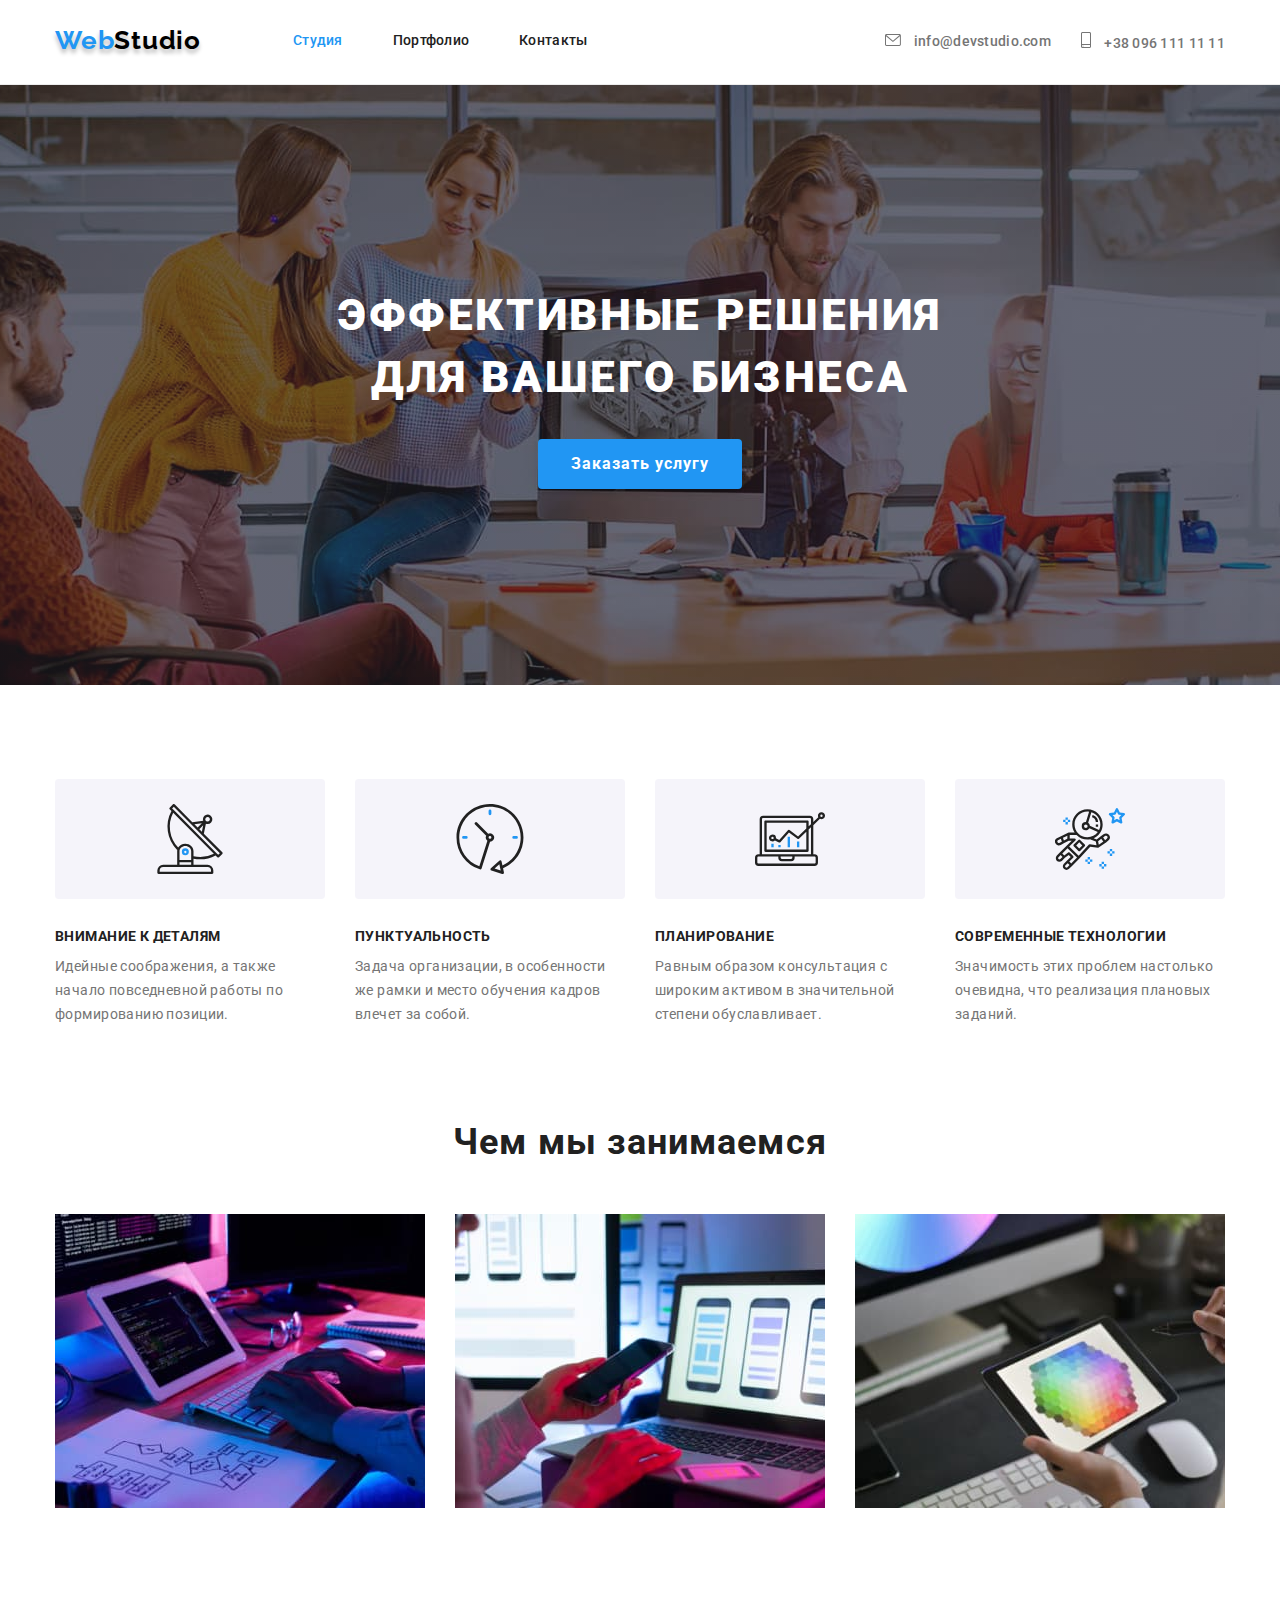
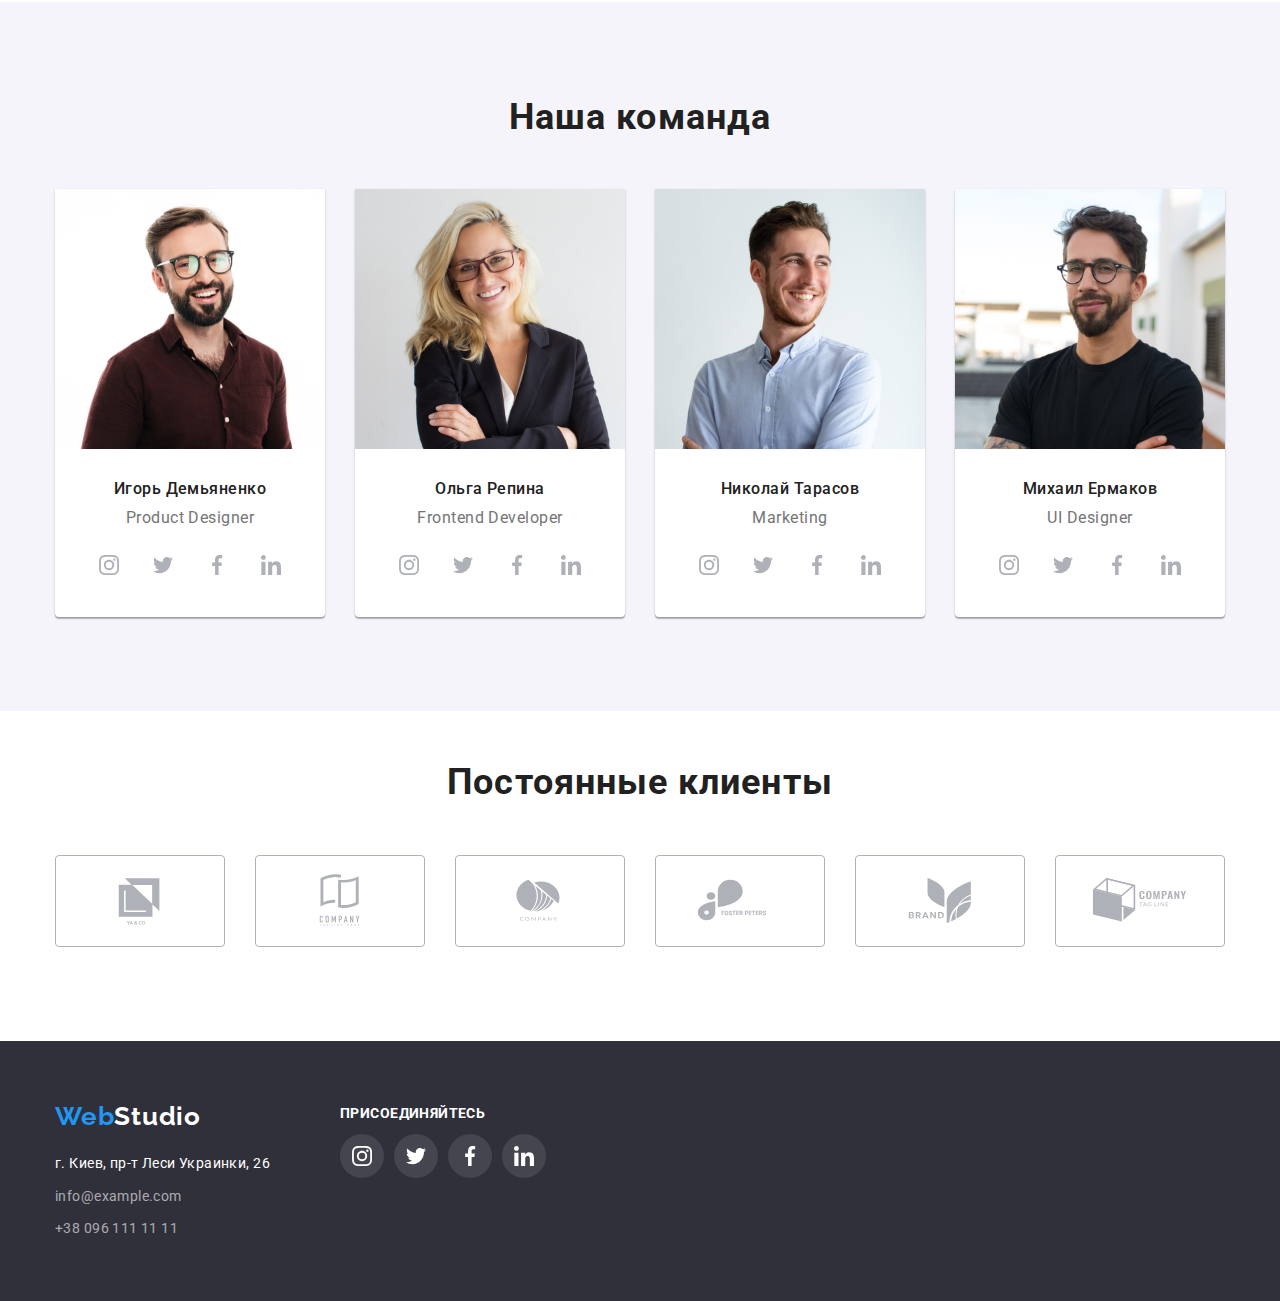
<file: index.html>
<!DOCTYPE html>
<html lang="ru">
<head>
    <meta charset="UTF-8">
    <meta http-equiv="X-UA-Compatible" content="IE=edge">
    <meta name="viewport" content="width=device-width, initial-scale=1.0">
    <title>Студия</title>
    <link href="https://fonts.googleapis.com/css2?family=Raleway:wght@700&family=Roboto:wght@400;500;700;900&display=swap"
        rel="stylesheet">
    <link rel="stylesheet" href="https://cdnjs.cloudflare.com/ajax/libs/modern-normalize/1.0.0/modern-normalize.min.css" />
    <link rel="stylesheet" href="./css/styles.css" />
</head>

<body class="page">
    <!-- Шапка сайта -->
    <header class="page-header"> 
        <div class="container main-nav">
            <nav class="group-nav">
                <a href="" class="logo-header">Web<span class="logo-header-secondary">Studio</span> </a>
                <ul class="site-nav">
                    <li class="site-nav-item"><a href="./index.html" class="link current">Студия</a></li>
                    <li class="site-nav-item"><a href="./portfolio.html" class="link">Портфолио</a></li>
                    <li class="site-nav-item"><a href="" class="link">Контакты</a></li>
                </ul>
            </nav> 
            <ul class="auth-nav">
                <li class="auth-nav-item"><a href="mailto:info@devstudio.com" class="link-mail"> 
                    <svg class="svg-nav mail" width="16" height="12">
                        <use href="./images/symbol-defs-1.svg#icon-envelope"></use>
                    </svg>
                        info@devstudio.com</a>
                </li>
                <li class="auth-nav-item"><a href="tel:+380961111111" class="link-tel">
                    <svg class="svg-nav tel" width="10" height="16">
                        <use href="./images/symbol-defs-1.svg#icon-smartphone"></use>
                    </svg>
                    +38 096 111 11 11</a>
                </li>
            </ul>
        </div>
    </header>

    <main>
    <!-- Герой -->
        <section class="hero">
                <h1 class="hero-title">Эффективные решения<br/> для вашего бизнеса</h1>
                <button type="button" cursor="pointer" class="button-hero">Заказать услугу</button>
        </section>

    <!-- Преимущества -->
        <section class="section-feature">
            <div class="container">
                <h2 class="visually-hidden">Преимущества</h2>
                <ul class="feature-list">
                    <li class="feature-item">
                        <h3 class="feature-title">Внимание к деталям</h3>
                        <p class="feature-text">Идейные соображения, а также начало повседневной работы по формированию позиции.</p>
                    </li>
                    <li class="feature-item">
                        <h3 class="feature-title">Пунктуальность</h3>
                        <p class="feature-text">Задача организации, в особенности же рамки и место обучения кадров влечет за собой.</p>
                    </li>
                    <li class="feature-item">
                        <h3 class="feature-title">Планирование</h3>
                        <p class="feature-text">Равным образом консультация с широким активом в значительной степени обуславливает.</p>
                    </li>
                    <li class="feature-item">
                        <h3 class="feature-title">Современные технологии</h3>
                        <p class="feature-text">Значимость этих проблем настолько очевидна, что реализация плановых заданий.</p>
                    </li>
                </ul>
            </div>
        </section>

    <!-- Примеры работ -->
        <section class="section-work">
            <div class="container">
                <h2 class="section-title">Чем мы занимаемся</h2>
                <ul class="work-list">
                    <li class="work-item">
                        <img src="./images/verstka.jpg" alt="Верстка" width="370">
                    </li>
                    <li class="work-item">     
                        <img src="./images/progr.jpg" alt="Программирование" width="370">
                    </li>
                    <li class="work-item">
                        <img src="./images/design.jpg" alt="Веб-дизайн" width="370">
                    </li>
                </ul>
            </div>
        </section>

    <!-- Команда -->
        <section class="section section-team">
            <div class="container">
                <h2 class="section-title">Наша команда</h2>
                <ul class="team-list">
                    <li class="team-list-element">
                        <img src="./images/Igor.jpg" alt="Продакт-дизайнер" width="270">
                        <div class="team-name">
                            <h3 class="team-list-title">Игорь Демьяненко</h3>
                            <p class="team-list-item">Product Designer</p>
                            <ul class="social-list">
                                <li class="social-icons">
                                    <a class="link-social" href="">
                                    <svg class="link-icon" width="20" height="20">
                                    <use href="./images/symbol-defs-1.svg#icon-instagram-2"></use>
                                    </svg>
                                    </a>
                                </li>
                                <li class="social-icons">
                                    <a class="link-social" href="">
                                    <svg class="link-icon" width="20" height="20">
                                    <use href="./images/symbol-defs-1.svg#icon-twitter"></use>
                                    </svg>
                                    </a>
                                </li>
                                 <li class="social-icons">
                                    <a class="link-social" href="">
                                    <svg class="link-icon" width="20" height="20">
                                        <use href="./images/symbol-defs-1.svg#icon-facebook"></use>
                                    </svg>
                                    </a>
                                </li>
                                <li class="social-icons">
                                    <a class="link-social" href="">
                                    <svg class="link-icon" width="20" height="20">
                                        <use href="./images/symbol-defs-1.svg#icon-linkedin"></use>
                                    </svg>
                                    </a>
                                </li>
                            </ul>
                        </div>
                    </li>
                    <li class="team-list-element">
                        <img src="./images/Olha.jpg" alt="Программист" width="270">
                        <div class="team-name">
                            <h3 class="team-list-title">Ольга Репина</h3>
                            <p class="team-list-item">Frontend Developer</p>
                            <ul class="social-list">
                                <li class="social-icons">
                                    <a class="link-social" href="">
                                        <svg class="link-icon" width="20" height="20">
                                            <use href="./images/symbol-defs-1.svg#icon-instagram-2"></use>
                                        </svg>
                                    </a>
                                </li>
                                <li class="social-icons">
                                    <a class="link-social" href="">
                                        <svg class="link-icon" width="20" height="20">
                                            <use href="./images/symbol-defs-1.svg#icon-twitter"></use>
                                        </svg>
                                    </a>
                                </li>
                                <li class="social-icons">
                                    <a class="link-social" href="">
                                        <svg class="link-icon" width="20" height="20">
                                            <use href="./images/symbol-defs-1.svg#icon-facebook"></use>
                                        </svg>
                                    </a>
                                </li>
                                <li class="social-icons">
                                    <a class="link-social" href="">
                                        <svg class="link-icon" width="20" height="20">
                                            <use href="./images/symbol-defs-1.svg#icon-linkedin"></use>
                                        </svg>
                                    </a>
                                </li>
                            </ul>
                        </div>
                    </li>
                    <li class="team-list-element">
                        <img src="./images/Nikolai.jpg" alt="Маркетолог" width="270">
                        <div class="team-name">
                            <h3 class="team-list-title">Николай Тарасов</h3>
                            <p class="team-list-item">Marketing</p>
                            <ul class="social-list">
                                <li class="social-icons">
                                    <a class="link-social" href="">
                                        <svg class="link-icon" width="20" height="20">
                                            <use href="./images/symbol-defs-1.svg#icon-instagram-2"></use>
                                        </svg>
                                    </a>
                                </li>
                                <li class="social-icons">
                                    <a class="link-social" href="">
                                        <svg class="link-icon" width="20" height="20">
                                            <use href="./images/symbol-defs-1.svg#icon-twitter"></use>
                                        </svg>
                                    </a>
                                </li>
                                <li class="social-icons">
                                    <a class="link-social" href="">
                                        <svg class="link-icon" width="20" height="20">
                                            <use href="./images/symbol-defs-1.svg#icon-facebook"></use>
                                        </svg>
                                    </a>
                                </li>
                                <li class="social-icons">
                                    <a class="link-social" href="">
                                        <svg class="link-icon" width="20" height="20">
                                            <use href="./images/symbol-defs-1.svg#icon-linkedin"></use>
                                        </svg>
                                    </a>
                                </li>
                            </ul>
                        </div>
                 
                    </li>
                    <li class="team-list-element">
                        <img src="./images/Mihail.jpg" alt="Дизайнер" width="270">
                        <div class="team-name">
                            <h3 class="team-list-title">Михаил Ермаков</h3>
                            <p class="team-list-item">UI Designer</p>
                            <ul class="social-list">
                                <li class="social-icons">
                                    <a class="link-social" href="">
                                        <svg class="link-icon" width="20" height="20">
                                            <use href="./images/symbol-defs-1.svg#icon-instagram-2"></use>
                                        </svg>
                                    </a>
                                </li>
                                <li class="social-icons">
                                    <a class="link-social" href="">
                                        <svg class="link-icon" width="20" height="20">
                                            <use href="./images/symbol-defs-1.svg#icon-twitter"></use>
                                        </svg>
                                    </a>
                                </li>
                                <li class="social-icons">
                                    <a class="link-social" href="">
                                        <svg class="link-icon" width="20" height="20">
                                            <use href="./images/symbol-defs-1.svg#icon-facebook"></use>
                                        </svg>
                                    </a>
                                </li>
                                <li class="social-icons">
                                    <a class="link-social" href="">
                                        <svg class="link-icon" width="20" height="20">
                                            <use href="./images/symbol-defs-1.svg#icon-linkedin"></use>
                                        </svg>
                                    </a>
                                </li>
                            </ul>
                        </div>
                    </li>
                </ul>
            </div>
        </section>

        <!-- Клиенты  -->
        <section class="section section-сlients">
            <div class="container">
                <h2 class="section-title">Постоянные клиенты</h2>
                <ul class="clients-list">
                    <li class="client-list-element">
                        <a class="client-link" href="">
                        <svg class="client-logo" width="106" height="60">
                            <use href="./images/symbol-defs-1.svg#icon-logo-1"></use>
                        </svg>
                        </a>
                    </li>
                    <li class="client-list-element">
                        <a class="client-link" href="">
                            <svg class="client-logo" width="106" height="60">
                                <use href="./images/symbol-defs-1.svg#icon-logo-2"></use>
                            </svg>
                        </a>
                    </li>
                    <li class="client-list-element">
                        <a class="client-link" href="">
                            <svg class="client-logo" width="106" height="60">
                                <use href="./images/symbol-defs-1.svg#icon-logo-3"></use>
                            </svg>
                        </a>
                    </li>
                    <li class="client-list-element">
                        <a class="client-link" href="">
                            <svg class="client-logo" width="106" height="60">
                                <use href="./images/symbol-defs-1.svg#icon-logo-4"></use>
                            </svg>
                        </a>
                    </li>
                    <li class="client-list-element">
                        <a class="client-link" href="">
                            <svg class="client-logo" width="106" height="60">
                                <use href="./images/symbol-defs-1.svg#icon-logo-5"></use>
                            </svg>
                        </a>
                    </li>
                    <li class="client-list-element">
                        <a class="client-link" href="">
                            <svg class="client-logo" width="106" height="60">
                                <use href="./images/symbol-defs-1.svg#icon-logo-6"></use>
                            </svg>
                        </a>
                    </li>
                </ul>       
            </div>
        </section>
    </main>

    <!-- Футер -->
    <footer class="page-footer">
        <div class="container footer-group">
            <div class="contacts-main">
            <a href="" class="logo-footer">Web<span class="logo-footer-secondary">Studio</span> </a>
            <address class="contact">
                <ul class="contact-list">
                    <li><a href="https://bit.ly/3pXMvUd" target="_blank" rel="noopener noreferrer" class="address-link">г. Киев, пр-т
                    Леси Украинки, 26</a> </li>
                    <li><a class="mail-link" href="mailto:info@example.com">info@example.com</a> </li>
                    <li><a class="tel-link" href="tel:+380961111111">+38 096 111 11 11</a> </li>
                </ul>
            </address>
            </div>
       
        <div class="contacts-links">
            <h3 class="join-title">присоединяйтесь</h3>
            <ul class="social-list-footer">
                <li class="social-icons-footer">
                    <a class="footer-social-link" href="">
                        <svg class="icon-footer" width="20" height="20">
                            <use href="./images/symbol-defs-1.svg#icon-instagram-2"></use>
                        </svg>
                    </a>
                </li>
                <li class="social-icons-footer">
                    <a class="footer-social-link" href="">
                        <svg class="icon-footer" width="20" height="20">
                            <use href="./images/symbol-defs-1.svg#icon-twitter"></use>
                        </svg>
                    </a>
                </li>
                <li class="social-icons-footer">
                    <a class="footer-social-link" href="">
                        <svg class="icon-footer" width="20" height="20">
                            <use href="./images/symbol-defs-1.svg#icon-facebook"></use>
                        </svg>
                    </a>
                </li>
                <li class="social-icons-footer">
                    <a class="footer-social-link" href="">
                        <svg class="icon-footer" width="20" height="20">
                            <use href="./images/symbol-defs-1.svg#icon-linkedin"></use>
                        </svg>
                    </a>
                </li>
            </ul>
        </div>
        </div>
    </footer>

</body>
</html>
</file>
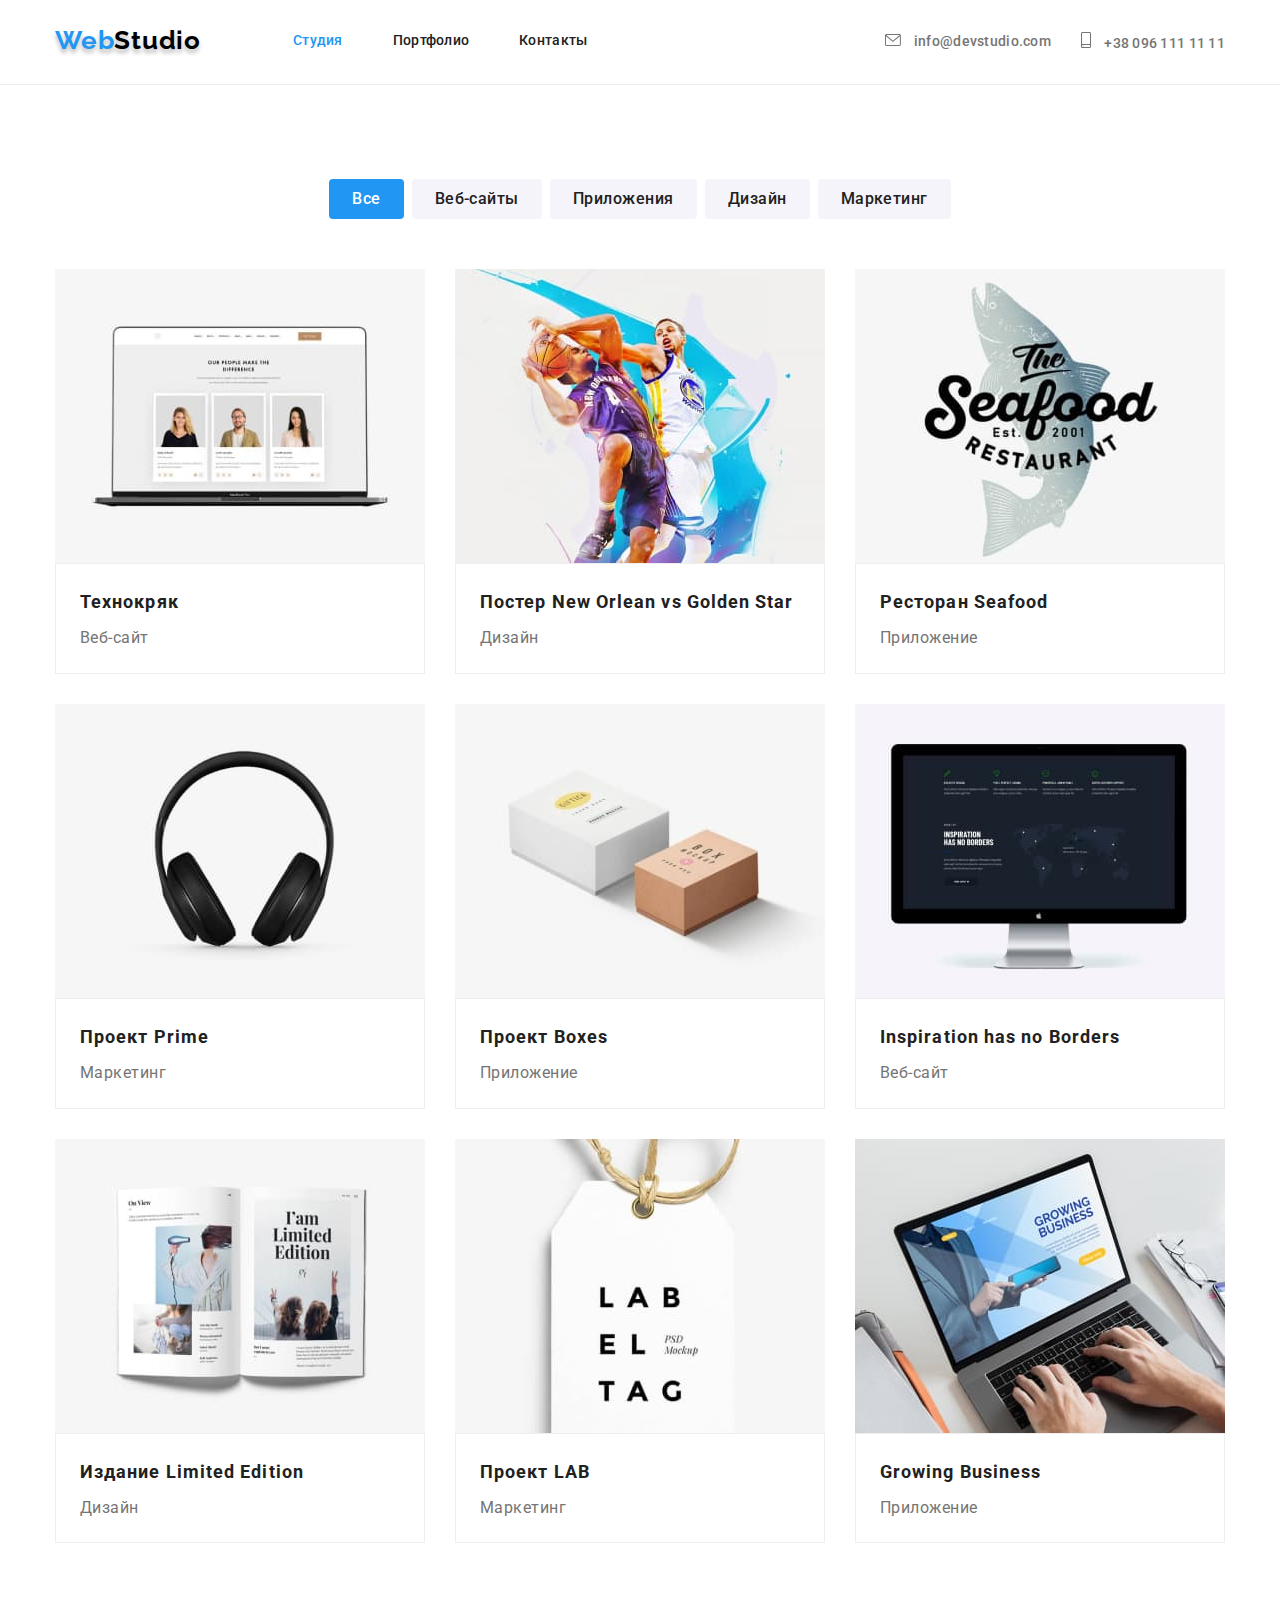
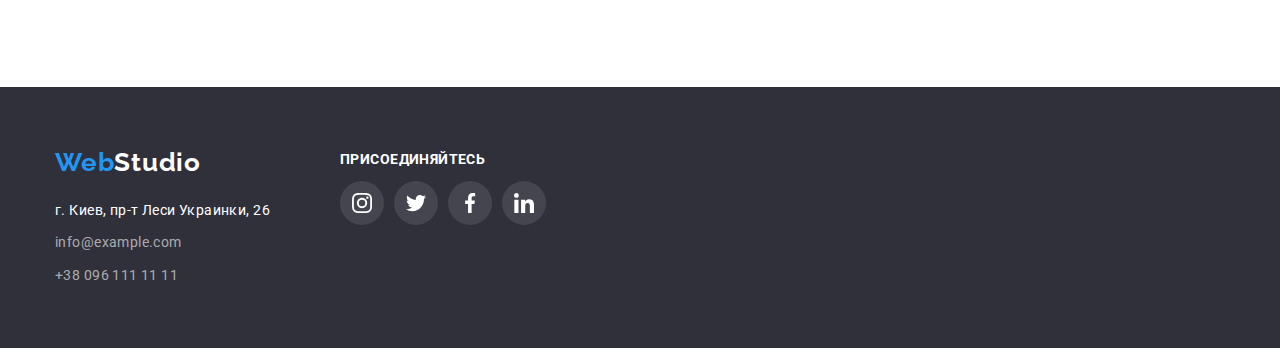
<file: portfolio.html>
<!DOCTYPE html>
<html lang="ru">

<head>
    <meta charset="UTF-8">
    <meta http-equiv="X-UA-Compatible" content="IE=edge">
    <meta name="viewport" content="width=device-width, initial-scale=1.0">
    <title>Студия</title>
    <link href="https://fonts.googleapis.com/css2?family=Raleway:wght@700&family=Roboto:wght@400;500;700;900&display=swap"
        rel="stylesheet">
    <link rel="stylesheet" href="https://cdnjs.cloudflare.com/ajax/libs/modern-normalize/1.0.0/modern-normalize.min.css" />
    <link rel="stylesheet" href="./css/styles.css" />
</head>

<body class="page">
    <!-- Шапка сайта -->
    <header class="page-header">
        <div class="container main-nav">
            <nav class="group-nav">
                <a href="" class="logo-header">Web<span class="logo-header-secondary">Studio</span> </a>
                <ul class="site-nav">
                    <li class="site-nav-item"><a href="./index.html" class="link current">Студия</a></li>
                    <li class="site-nav-item"><a href="./portfolio.html" class="link">Портфолио</a></li>
                    <li class="site-nav-item"><a href="" class="link">Контакты</a></li>
                </ul>
            </nav>
            <ul class="auth-nav">
                <li class="auth-nav-item"><a href="mailto:info@devstudio.com" class="link-mail">
                        <svg class="svg-nav mail" width="16" height="12">
                            <use href="./images/symbol-defs-1.svg#icon-envelope"></use>
                        </svg>
                        info@devstudio.com</a>
                </li>
                <li class="auth-nav-item"><a href="tel:+380961111111" class="link-tel">
                        <svg class="svg-nav tel" width="10" height="16">
                            <use href="./images/symbol-defs-1.svg#icon-smartphone"></use>
                        </svg>
                        +38 096 111 11 11</a>
                </li>
            </ul>
        </div>
    </header>

    <main>
        <!-- Секция портфолио -->

        <section class="portfolio-section">
            <div class="container">
            <!-- Список кнопок-фильтров -->
                <ul class="portfolio-filters-list">
                    <li class="button-filter-group">
                        <button type="button" cursor="pointer" class="button-filter current">Все</button>
                    </li>
                    <li class="button-filter-group">
                        <button type="button" cursor="pointer" class="button-filter">Веб-сайты</button>
                    </li>
                    <li class="button-filter-group">
                        <button type="button" cursor="pointer" class="button-filter">Приложения</button>
                    </li>
                    <li class="button-filter-group">
                        <button type="button" cursor="pointer" class="button-filter">Дизайн</button>
                    </li>
                    <li class="button-filter-group">
                        <button type="button" cursor="pointer" class="button-filter">Маркетинг</button>
                    </li>
                </ul>

                <!-- Список проектов -->

                <ul class="portfolio-projects-list">
                    <li class="project-element">
                        <a href="" class="link-projects">
                            <img src="./images/tehnokryak.jpg" alt="Веб-сайт" width="370">
                            <div class="project-group">
                                <h3 class="project-title">Технокряк</h3>
                                <p class="project-item">Веб-сайт</p>
                            </div>
                        </a>
                    </li>
                    <li class="project-element">
                        <a href="" class="link-projects">
                            <img src="./images/new-orlean.jpg" alt="Постер" width="370">
                            <div class="project-group">
                                <h3 class="project-title">Постер New Orlean vs Golden Star</h3>
                                <p class="project-item">Дизайн</p>
                            </div>
                        </a>
                    </li>
                    <li class="project-element">
                        <a href="" class="link-projects">
                            <img src="./images/restr.jpg" alt="Ресторан" width="370">
                            <div class="project-group">
                                <h3 class="project-title">Ресторан Seafood</h3>
                                <p class="project-item">Приложение</p>
                            </div>
                        </a>
                    </li>
                    <li class="project-element">
                        <a href="" class="link-projects">
                            <img src="./images/prime.jpg" alt="Проект 1" width="370">
                            <div class="project-group">
                                <h3 class="project-title">Проект Prime</h3>
                                <p class="project-item">Маркетинг</p>
                            </div>
                        </a>
                    </li>
                    <li class="project-element">
                        <a href="" class="link-projects">
                            <img src="./images/boxes.jpg" alt="Проект 2" width="370">
                            <div class="project-group">
                                <h3 class="project-title">Проект Boxes</h3>
                                <p class="project-item">Приложение</p>
                            </div>
                        </a>
                    </li>
                    <li class="project-element">
                        <a href="" class="link-projects">
                            <img src="./images/inspiration.jpg" alt="Веб-сайт" width="370">
                            <div class="project-group">
                                <h3 class="project-title">Inspiration has no Borders</h3>
                                <p class="project-item">Веб-сайт</p>
                            </div>
                        </a>
                    </li>
                    <li class="project-element">
                        <a href="" class="link-projects">
                            <img src="./images/edition.jpg" alt="Издание" width="370">
                            <div class="project-group">
                                <h3 class="project-title">Издание Limited Edition</h3>
                                <p class="project-item">Дизайн</p>
                            </div>
                        </a>
                    </li>
                    <li class="project-element">
                        <a href="" class="link-projects">
                            <img src="./images/lab.jpg" alt="Проект 3" width="370">
                            <div class="project-group">
                                <h3 class="project-title">Проект LAB</h3>
                                <p class="project-item">Маркетинг</p>
                            </div>
                        </a>
                    </li>
                    <li class="project-element">
                        <a href="" class="link-projects">
                            <img src="./images/busines.jpg" alt="Приложение" width="370">
                            <div class="project-group">
                                <h3 class="project-title">Growing Business</h3>
                                <p class="project-item">Приложение</p>
                            </div>
                        </a>
                    </li>
                </ul>
            </div>
        </section>
    </main>

    <!-- Футер -->
    <footer class="page-footer">
        <div class="container footer-group">
            <div class="contacts-main">
                <a href="" class="logo-footer">Web<span class="logo-footer-secondary">Studio</span> </a>
                <address class="contact">
                    <ul class="contact-list">
                        <li><a href="https://bit.ly/3pXMvUd" target="_blank" rel="noopener noreferrer"
                                class="address-link">г. Киев, пр-т
                                Леси Украинки, 26</a> </li>
                        <li><a class="mail-link" href="mailto:info@example.com">info@example.com</a> </li>
                        <li><a class="tel-link" href="tel:+380961111111">+38 096 111 11 11</a> </li>
                    </ul>
                </address>
            </div>
    
            <div class="contacts-links">
                <h3 class="join-title">присоединяйтесь</h3>
                <ul class="social-list-footer">
                    <li class="social-icons-footer">
                        <a class="footer-social-link" href="">
                            <svg class="icon-footer" width="20" height="20">
                                <use href="./images/symbol-defs-1.svg#icon-instagram-2"></use>
                            </svg>
                        </a>
                    </li>
                    <li class="social-icons-footer">
                        <a class="footer-social-link" href="">
                            <svg class="icon-footer" width="20" height="20">
                                <use href="./images/symbol-defs-1.svg#icon-twitter"></use>
                            </svg>
                        </a>
                    </li>
                    <li class="social-icons-footer">
                        <a class="footer-social-link" href="">
                            <svg class="icon-footer" width="20" height="20">
                                <use href="./images/symbol-defs-1.svg#icon-facebook"></use>
                            </svg>
                        </a>
                    </li>
                    <li class="social-icons-footer">
                        <a class="footer-social-link" href="">
                            <svg class="icon-footer" width="20" height="20">
                                <use href="./images/symbol-defs-1.svg#icon-linkedin"></use>
                            </svg>
                        </a>
                    </li>
                </ul>
            </div>
        </div>
    </footer>

</body>

</html>
</file>
<file: css/styles.css>
:root {
  --primary-text-color: #757575;
  --title-text-color: #212121;
  --accent-text-color: #2196f3;
  --secondary-text-color: #ffffff;
  --primary-background-color: #2f303a;
  --secondary-background-color: #f5f4fa;
}

body {
  color: var(--primary-text-color);
  font-family: 'Roboto', Raleway, sans-serif;
  margin: 0;
}

p,
h1,
h2,
h3 {
  margin: 0;
}

ul {
  padding-left: 0;
  list-style: none;
  margin: 0;
}

button {
  cursor: pointer;
  border: 1px solid transparent;
}

img {
  display: block;
}

.container {
  width: 1200px;
  padding-left: 15px;
  padding-right: 15px;
  margin-left: auto;
  margin-right: auto;
}

/* Header */

.page-header {
  background-color: var(--secondary-text-color);
  border-bottom: 1px solid #ececec;
}

.main-nav {
  display: flex;
  text-align: center;
}

.group-nav {
  display: flex;
  text-align: center;
}

.logo-header {
  color: var(--accent-text-color);
  font-family: 'Raleway';
  font-weight: 700;
  font-size: 26px;
  line-height: 1.2;
  letter-spacing: 0.03em;
  text-shadow: 0px 4px 4px rgba(0, 0, 0, 0.25);
  text-decoration: none;
  margin-right: 93px;
  margin-top: 25px;
  margin-bottom: 25px;
  margin-left: 0px;
  width: 145px;
}

.logo-header-secondary {
  color: #000000;
}

/* Site-nav */

.site-nav {
  display: flex;
}

.site-nav-item:not(:last-child) {
  margin-right: 50px;
}

.site-nav .link {
  display: block;
  padding-top: 32px;
  padding-bottom: 32px;
  color: var(--title-text-color);
  text-decoration: none;
  font-weight: 500;
  font-size: 14px;
  line-height: 1.2;
  letter-spacing: 0.02em;
}

.site-nav .link:hover,
.site-nav .link:focus {
  color: var(--accent-text-color);
}

.site-nav .link.current {
  color: var(--accent-text-color);
  display: block;
}

/* Auth-nav */

.auth-nav {
  display: flex;
  margin-left: auto;
  padding-top: 32px;
  padding-bottom: 32px;
  text-align: center;
}

.auth-nav-item + .auth-nav-item {
  margin-left: 30px;
  text-align: center;
}

.auth-nav .link-mail {
  color: var(--primary-text-color);
  text-decoration: none;
  font-weight: 500;
  font-size: 14px;
  line-height: 1.14;
  letter-spacing: 0.02em;
  width: 135px;
}

.auth-nav .link-tel {
  color: var(--primary-text-color);
  text-decoration: none;
  font-weight: 500;
  font-size: 14px;
  line-height: 1.14;
  letter-spacing: 0.02em;
  margin-right: 0px;
  width: 122px;
}

.link-tel:hover,
.link-mail:hover,
.link-mail:focus,
.link-tel:focus {
  color: var(--accent-text-color);
}

.mail {
  fill: var(--primary-text-color);
  display: inline-block;
  margin-right: 10px;
}

.tel {
  fill: var(--primary-text-color);
  display: inline-block;
  margin-right: 10px;
}

.link-mail:hover .mail,
.link-mail:focus .mail {
  fill: var(--accent-text-color);
}

.link-tel:hover .tel,
.link-tel:focus .tel {
  fill: var(--accent-text-color);
}

/* Hero */
.hero-title {
  margin-top: 0px;
  margin-bottom: 30px;
  color: var(--secondary-text-color);
  font-weight: 900;
  font-size: 44px;
  line-height: 1.4;
  text-align: center;
  letter-spacing: 0.06em;
  text-transform: uppercase;
}

.hero {
  max-width: 1600px;
  height: 600px;
  background-color: #c4c4c4;
  padding: 200px 0px 200px 0px;
  margin-left: auto;
  margin-right: auto;
  text-align: center;
  background-image: linear-gradient(rgba(47, 48, 58, 0.4), rgba(47, 48, 58, 0.4)),
    url(../images/hero-img.jpg);
  background-repeat: no-repeat;
  background-position: center;
  background-size: cover;
}

/* Button */
.button-hero {
  display: flex;
  padding: 10px 32px;
  margin: 0 auto;
  align-items: center;
  box-shadow: 0px 4px 4px rgba(0, 0, 0, 0.15);
  border: 1px solid transparent;
  border-radius: 4px;
  text-align: center;
  letter-spacing: 0.06em;
  color: var(--secondary-text-color);
  background-color: var(--accent-text-color);
  font-family: inherit;
  font-weight: 700;
  font-size: 16px;
  line-height: 1.8;
}

.button:hover,
.button:focus {
  background-color: #188ce8;
  color: var(--secondary-text-color);
}

/* Section */

.section-feature {
  padding-top: 94px;
}

.section-work {
  padding-top: 94px;
  padding-bottom: 94px;
}

.section-team {
  padding-top: 94px;
  padding-bottom: 94px;
}

.section-title {
  margin-top: 0px;
  color: var(--title-text-color);
  font-weight: 700;
  font-size: 36px;
  line-height: 1.2;
  text-align: center;
  letter-spacing: 0.03em;
}

/* Features */
.feature-list {
  display: flex;
}

.feature-title {
  color: var(--title-text-color);
  font-weight: 700;
  font-size: 14px;
  line-height: 1.14;
  letter-spacing: 0.03em;
  text-transform: uppercase;
  margin-bottom: 10px;
}

.feature-item {
  width: 270px;
}

.feature-item::before {
  display: block;
  content: '';
  height: 120px;
  background-size: contain;
  background-repeat: no-repeat;
  background-position: center;
  background-color: #f5f4fa;
  margin-bottom: 30px;
  border-radius: 4px;
}

.feature-item:nth-child(1)::before {
  background-image: url(../images/antenna.svg);
  background-size: 70px 70px;
}

.feature-item:nth-child(2)::before {
  background-image: url(../images/clock.svg);
  background-size: 70px 70px;
}

.feature-item:nth-child(3)::before {
  background-image: url(../images/diagram.svg);
  background-size: 70px 70px;
}

.feature-item:nth-child(4)::before {
  background-image: url(../images/astronaut.svg);
  background-size: 70px 70px;
}

.feature-item:not(:last-child) {
  margin-right: 30px;
}

.visually-hidden {
  position: absolute;
  white-space: nowrap;
  width: 1px;
  height: 1px;
  overflow: hidden;
  border: 0;
  padding: 0;
  clip: rect(0 0 0 0);
  clip-path: inset(50%);
  margin: -1px;
}

.feature-text {
  color: var(--primary-text-color);
  font-weight: 400;
  font-size: 14px;
  line-height: 1.7;
  letter-spacing: 0.03em;
  width: 270px;
}

/* Examples of work */

.section-title {
  margin-bottom: 50px;
}

.work-list {
  display: flex;
}

.work-item {
  width: 370px;
}

.work-item + .work-item {
  margin-left: 30px;
}

/* Team */

.section-title {
  margin-bottom: 50px;
}

.section-team {
  background-color: var(--secondary-background-color);
}

.team-list {
  display: flex;
}

.team-list-element {
  width: 270px;
  background: #ffffff;
  box-shadow: 0px 1px 3px rgba(0, 0, 0, 0.12), 0px 1px 1px rgba(0, 0, 0, 0.14),
    0px 2px 1px rgba(0, 0, 0, 0.2);
  border-radius: 0px 0px 4px 4px;
}

.team-list-element + .team-list-element {
  margin-left: 30px;
}

.team-list-title {
  color: var(--title-text-color);
  font-weight: 500;
  font-size: 16px;
  line-height: 1.2;
  text-align: center;
  letter-spacing: 0.03em;
  margin-bottom: 10px;
}

.team-list-item {
  color: var(--primary-text-color);
  font-weight: 400;
  font-size: 16px;
  line-height: 1.2;
  text-align: center;
  letter-spacing: 0.03em;
}

.team-name {
  padding-top: 30px;
  padding-bottom: 30px;
  border-radius: 0px 0px 4px 4px;
}

.social-list {
  display: flex;
  padding-top: 16px;
}

.link-social {
  display: flex;
  width: 44px;
  height: 44px;
  color: #afb1b8;
  border: none;
  border-radius: 50%;
  align-items: center;
  justify-content: center;
  background-color: #ffffff;
}

.link-icon {
  fill: currentColor;
  align-items: center;
  justify-content: center;
}

.social-icons + .social-icons {
  margin-left: 10px;
}

.social-icons:first-child {
  margin-left: 32px;
}

.social-icons:last-child {
  margin-right: 32px;
}

.link-social:hover,
.link-social:focus {
  color: #ffffff;
  background-color: #2196f3;
  text-align: center;
  justify-content: center;
}

/* Section-сlients */

.section-сlients {
  padding-top: 50px;
  padding-bottom: 94px;
}

.clients-list {
  display: flex;
}

.client-list-element + .client-list-element {
  margin-left: 30px;
}

.client-link {
  width: 170px;
  height: 92px;
  border: 1px solid #afb1b8;
  box-sizing: border-box;
  border-radius: 4px;
  display: flex;
  justify-content: center;
  align-items: center;
  fill: #afb1b8;
}

.client-link:hover,
.client-link:focus {
  fill: #2196f3;
  border: 1px solid #2196f3;
}

/* Footer */
.page-footer {
  display: flex;
  background-color: var(--primary-background-color);
  padding-top: 60px;
  padding-bottom: 60px;
}

.page-footer .container {
  display: flex;
}

/* Logo-footer */
.logo-footer {
  color: var(--accent-text-color);
  font-family: 'Raleway';
  font-weight: 700;
  font-size: 26px;
  line-height: 1.2;
  letter-spacing: 0.03em;
  text-decoration: none;
  display: block;
  margin-bottom: 20px;
}

.logo-footer-secondary {
  color: var(--secondary-text-color);
}

/* Address-footer */
.contact-list .address-link {
  color: var(--secondary-text-color);
  text-decoration: none;
  font-style: normal;
  font-weight: 400;
  font-size: 14px;
  line-height: 1.7;
  letter-spacing: 0.03em;
  display: block;
  margin-bottom: 9px;
}

.contact-list .address-link:hover,
.contact-list .address-link:focus {
  color: var(--accent-text-color);
}

.contact-list .mail-link {
  display: block;
  margin-bottom: 9px;
}

.contact-list .mail-link,
.contact-list .tel-link {
  color: rgba(255, 255, 255, 0.6);
  text-decoration: none;
  font-style: normal;
  font-weight: 400;
  font-size: 14px;
  line-height: 1.7;
  letter-spacing: 0.03em;
}

.contact-list .mail-link:hover,
.contact-list .mail-link:focus {
  color: var(--accent-text-color);
}

.contact-list .tel-link:hover,
.contact-list .tel-link:focus {
  color: var(--accent-text-color);
}

.social-list-footer {
  display: flex;
}

.footer-social-link {
  display: flex;
  width: 44px;
  height: 44px;
  color: #ffffff;
  border: none;
  border-radius: 50%;
  align-items: center;
  justify-content: center;
  background-color: rgba(255, 255, 255, 0.1);
}

.icon-footer {
  fill: currentColor;
  align-items: center;
  justify-content: center;
}

.social-icons-footer + .social-icons-footer {
  margin-left: 10px;
}

.footer-social-link:hover,
.footer-social-link:focus {
  color: var(--secondary-text-color);
  background-color: var(--accent-text-color);
  text-align: center;
}

.contacts-links {
  margin-left: 70px;
}

.join-title {
  color: var(--secondary-text-color);
  margin-bottom: 20px;
  font-weight: 700;
  font-size: 14px;
  line-height: 1.14px;
  letter-spacing: 0.03em;
  text-transform: uppercase;
  padding-top: 12px;
}

/* Styles for portfolio */

/* Секция портфолио */

/* Список кнопок-фильтров */

.portfolio-section {
  padding-top: 94px;
  padding-bottom: 50px;
}

.portfolio-filters-list {
  display: flex;
  justify-content: center;
}

.button-filter {
  color: var(--title-text-color);
  background-color: var(--secondary-background-color);
  display: block;
  border-radius: 4px;
  font-family: inherit;
  font-weight: 500;
  font-size: 16px;
  line-height: 1.6;
  text-align: center;
  letter-spacing: 0.03em;
  padding-top: 6px;
  padding-bottom: 6px;
  padding-right: 22px;
  padding-left: 22px;
  margin-bottom: 50px;
}

.button-filter:hover,
.button-filter:focus {
  box-shadow: 1px 4px 6px 0 rgba(0, 0, 0, 0.16), 0 4px 4px 0 rgba(0, 0, 0, 0.06),
    0 1px 1px 0 rgba(0, 0, 0, 0.12), 0px 4px 4px rgba(0, 0, 0, 0.25);
}

.button-filter-group:not(:last-child) {
  margin-right: 8px;
}

.button-filter:hover,
.button-filter:focus {
  color: var(--secondary-text-color);
  background-color: var(--accent-text-color);
}

.button-filter.current {
  color: var(--secondary-text-color);
  background-color: var(--accent-text-color);
}

.link-projects {
  text-decoration: none;
  display: block;
}

.link-projects:hover,
.link-projects:focus {
  box-shadow: 1px 4px 6px 0 rgba(0, 0, 0, 0.16), 0 4px 4px 0 rgba(0, 0, 0, 0.06),
    0 1px 1px 0 rgba(0, 0, 0, 0.12), 0px 4px 4px rgba(0, 0, 0, 0.25);
}

.portfolio-projects-list {
  display: flex;
  flex-wrap: wrap;
}

.project-group {
  padding-top: 20px;
  padding-right: 24px;
  padding-bottom: 20px;
  padding-left: 24px;
  border: 1px solid #eeeeee;
}

.portfolio-projects-list {
  padding-bottom: 64px;
}

.project-element {
  width: 370px;
  margin-right: 30px;
  margin-bottom: 30px;
}

.project-element:nth-child(3n) {
  margin-right: 0px;
}

.project-title {
  color: var(--title-text-color);
  font-weight: 700;
  font-size: 18px;
  line-height: 2;
  letter-spacing: 0.06em;
  margin-bottom: 4px;
}

.project-item {
  color: var(--primary-text-color);
  font-weight: 400;
  font-size: 16px;
  line-height: 1.8;
  letter-spacing: 0.03em;
}
</file>
